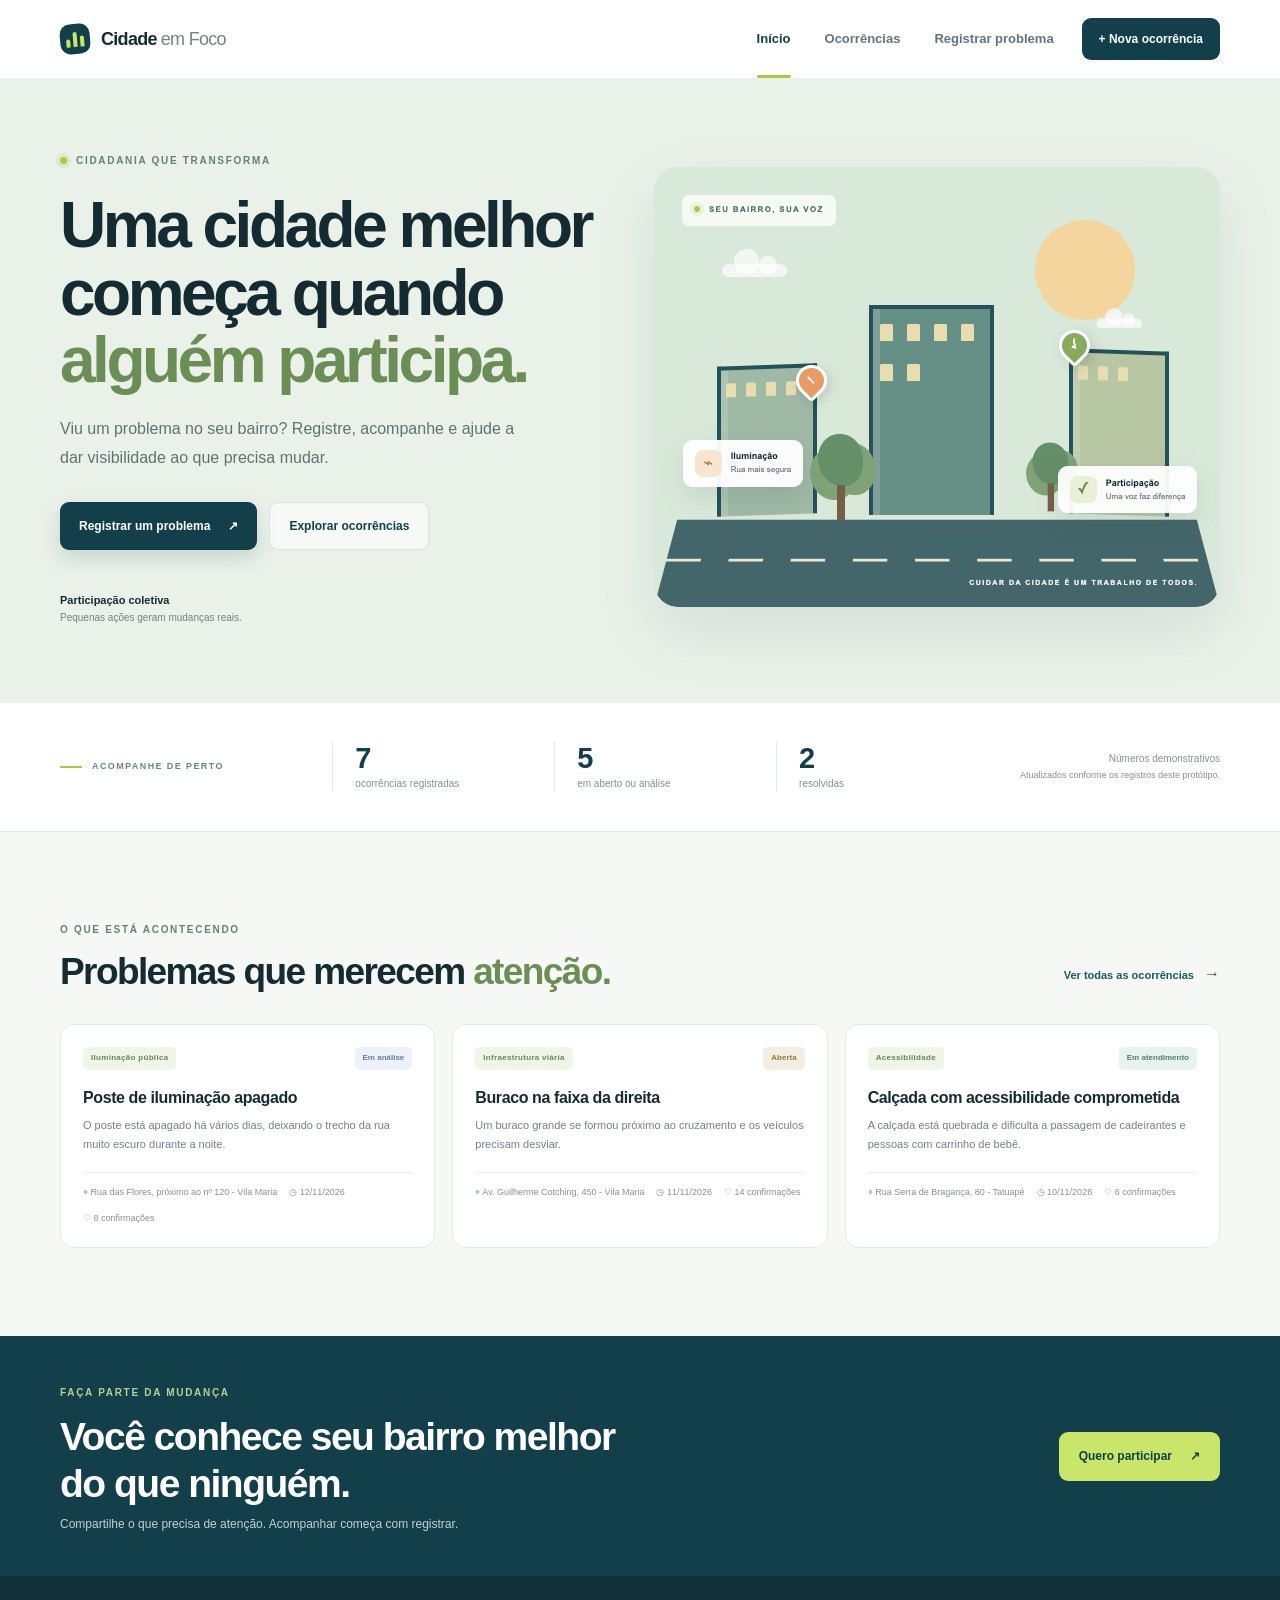
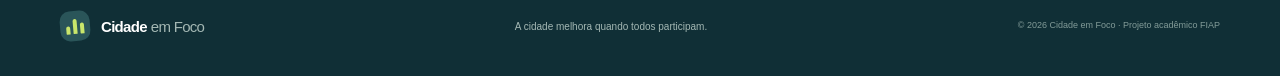
<file: index.html>
<!DOCTYPE html>
<html lang="pt-BR">
<head>
  <meta charset="UTF-8">
  <meta name="viewport" content="width=device-width, initial-scale=1.0">
  <meta name="description" content="Cidade em Foco — acompanhe problemas urbanos e participe da melhoria da sua cidade.">
  <title>Cidade em Foco | Sua cidade, em movimento</title>
  <link rel="stylesheet" href="css/style.css">
  <script src="js/data.js" defer></script>
  <script src="js/app.js" defer></script>
</head>
<body data-page="home">
  <a class="skip-link" href="#conteudo">Pular para o conteúdo</a>
  <header class="site-header">
    <div class="container nav-wrap">
      <a class="brand" href="index.html" aria-label="Cidade em Foco, página inicial">
        <span class="brand-mark" aria-hidden="true">
          <span></span>
          <span></span>
          <span></span>
        </span>
        <span>Cidade<span class="brand-light">em Foco</span></span>
      </a>
      <button class="menu-toggle" type="button" aria-label="Abrir menu" aria-expanded="false">☰</button>
      <nav class="main-nav" aria-label="Navegação principal">
        <a class="active" href="index.html">Início</a>
        <a href="ocorrencias.html">Ocorrências</a>
        <a href="registrar.html">Registrar problema</a>
      </nav>
      <a class="nav-cta" href="registrar.html">+ Nova ocorrência</a>
    </div>
  </header>

  <main id="conteudo">
    <section class="hero">
      <div class="container hero-grid">
        <div class="hero-copy">
          <span class="eyebrow"><span class="pulse-dot"></span> CIDADANIA QUE TRANSFORMA</span>
          <h1>Uma cidade melhor começa quando <em>alguém participa.</em></h1>
          <p>Viu um problema no seu bairro? Registre, acompanhe e ajude a dar visibilidade ao que precisa mudar.</p>
          <div class="hero-actions">
            <a class="button button-primary" href="registrar.html">Registrar um problema <span aria-hidden="true">↗</span></a>
            <a class="button button-ghost" href="ocorrencias.html">Explorar ocorrências</a>
          </div>
          <div class="hero-proof">
            <span><strong>Participação coletiva</strong><br>Pequenas ações geram mudanças reais.</span>
          </div>
        </div>
        <figure class="hero-art">
          <img src="img/hero-cidade.png" alt="Ilustração de uma cidade com prédios, árvores e uma rua, com os destaques Iluminação e Participação">
        </figure>
      </div>
    </section>

    <section class="stats-section">
      <div class="container stats-grid">
        <div class="section-kicker"><span class="kicker-line"></span> ACOMPANHE DE PERTO</div>
        <div class="stat-item">
          <strong id="stat-total">0</strong>
          <span>ocorrências registradas</span>
        </div>
        <div class="stat-item">
          <strong id="stat-open">0</strong>
          <span>em aberto ou análise</span>
        </div>
        <div class="stat-item">
          <strong id="stat-resolved">0</strong>
          <span>resolvidas</span>
        </div>
        <div class="stat-note">
          Números demonstrativos
          <br>
          <small>Atualizados conforme os registros deste protótipo.</small>
        </div>
      </div>
    </section>

    <section class="section container">
      <div class="section-heading">
        <div>
          <span class="eyebrow">O QUE ESTÁ ACONTECENDO</span>
          <h2>Problemas que merecem <em>atenção.</em></h2>
        </div>
        <a class="text-link" href="ocorrencias.html">Ver todas as ocorrências <span>→</span></a>
      </div>
      <div id="home-occurrences" class="occurrence-grid" aria-live="polite"></div>
    </section>

    <section class="participate-band">
      <div class="container participate-inner">
        <div>
          <span class="eyebrow eyebrow-light">FAÇA PARTE DA MUDANÇA</span>
          <h2>Você conhece seu bairro melhor do que ninguém.</h2>
          <p>Compartilhe o que precisa de atenção. Acompanhar começa com registrar.</p>
        </div>
        <a class="button button-light" href="registrar.html">Quero participar <span aria-hidden="true">↗</span></a>
      </div>
    </section>
  </main>

  <footer class="site-footer">
    <div class="container footer-inner">
      <a class="brand brand-footer" href="index.html">
        <span class="brand-mark" aria-hidden="true">
          <span></span>
          <span></span>
          <span></span>
        </span>
        <span>Cidade<span class="brand-light">em Foco</span></span>
      </a>
      <p>A cidade melhora quando todos participam.</p>
      <span class="footer-copy">© 2026 Cidade em Foco · Projeto acadêmico FIAP</span>
    </div>
  </footer>
</body>
</html>
</file>
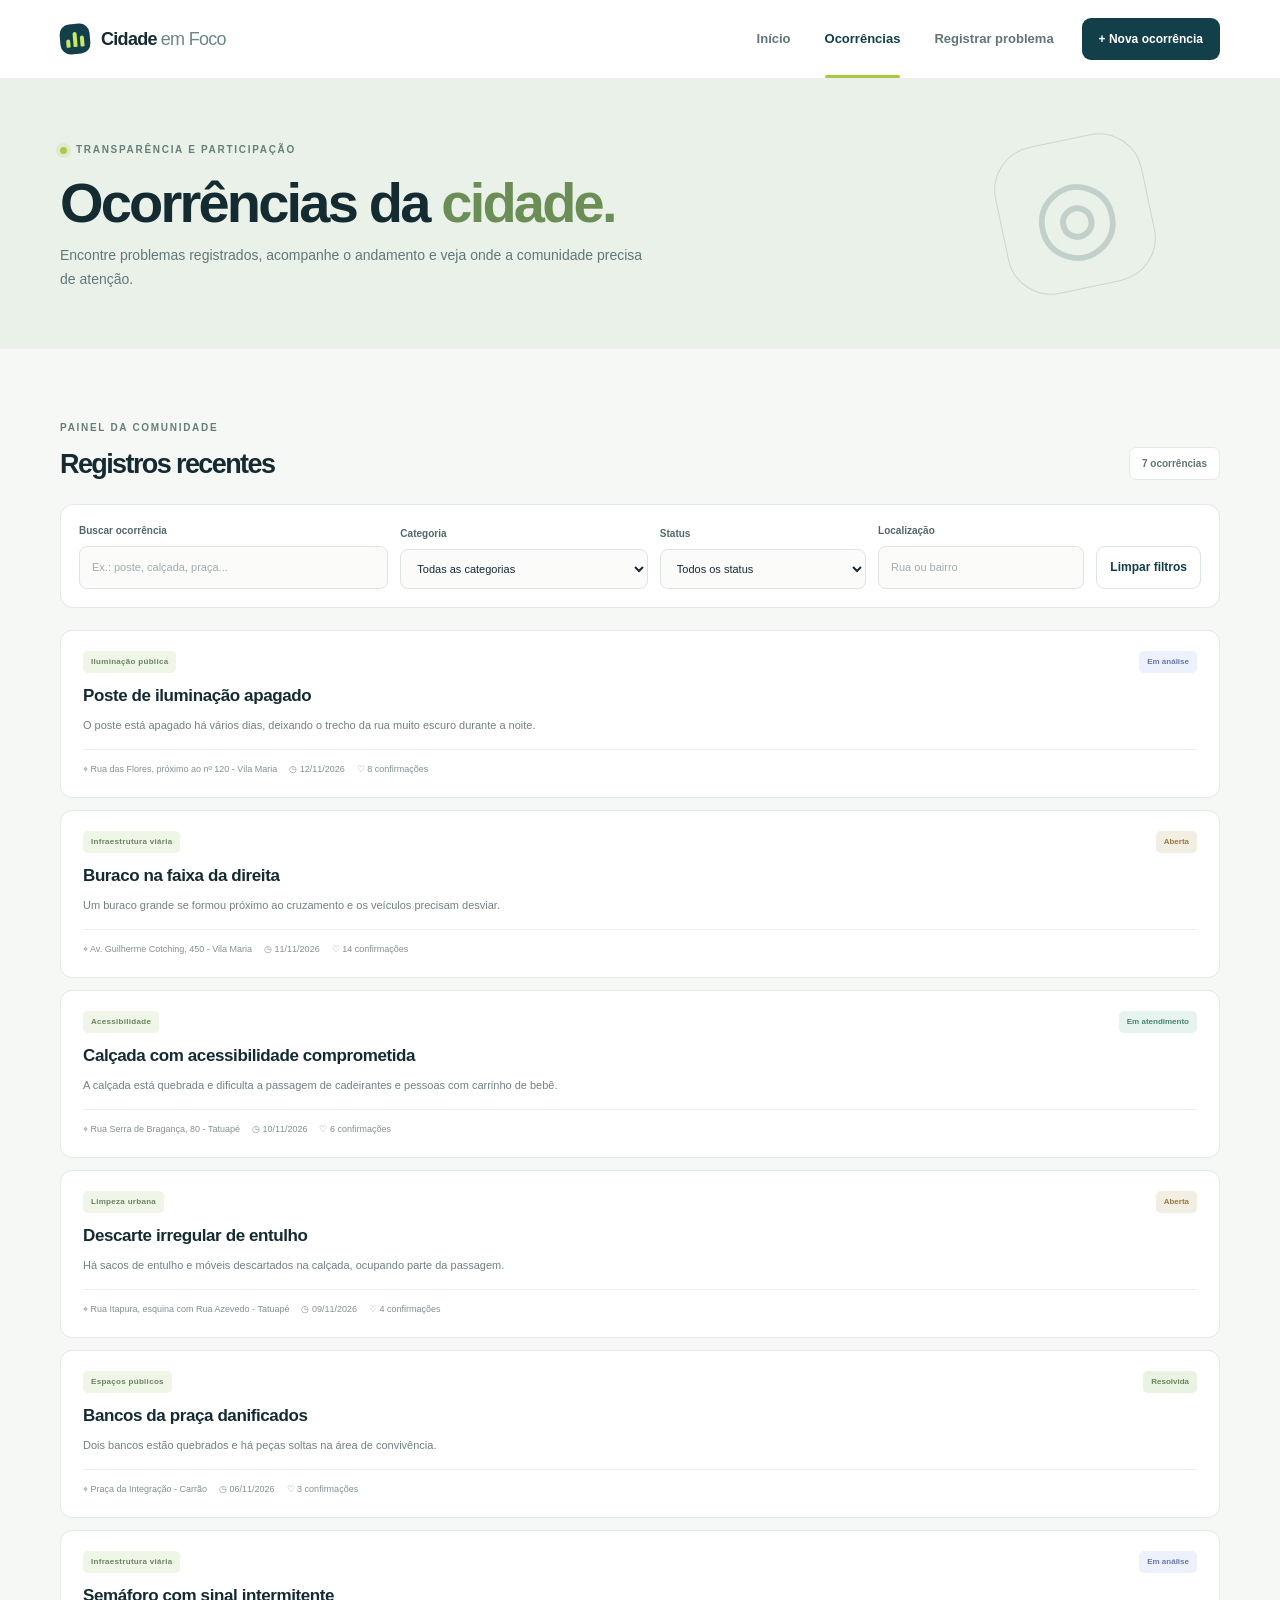
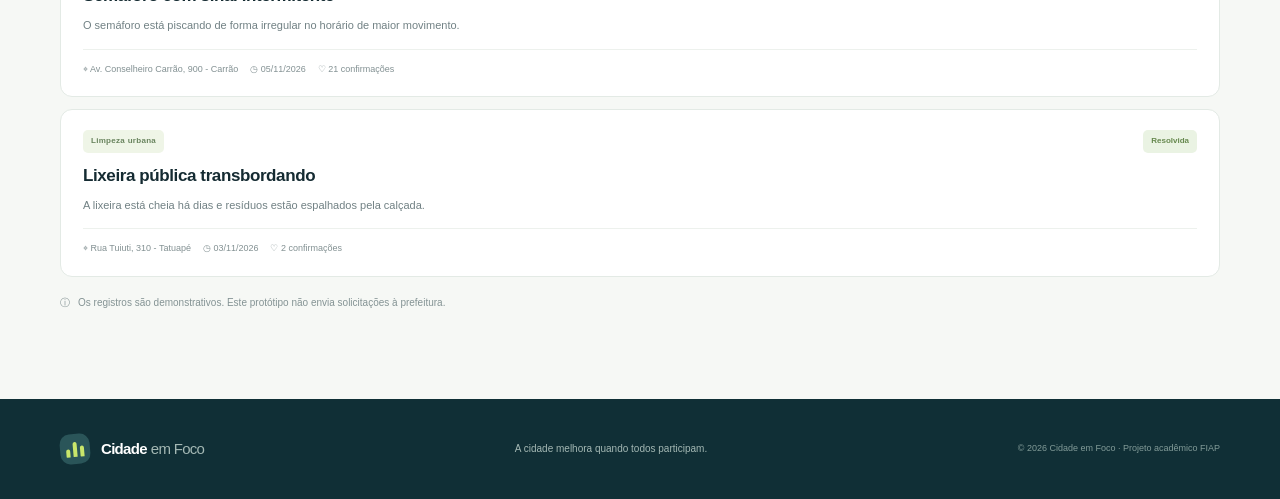
<file: ocorrencias.html>
<!DOCTYPE html>
<html lang="pt-BR">
<head>
  <meta charset="UTF-8">
  <meta name="viewport" content="width=device-width, initial-scale=1.0">
  <meta name="description" content="Consulte e filtre ocorrências urbanas registradas pela comunidade.">
  <title>Ocorrências | Cidade em Foco</title>
  <link rel="stylesheet" href="css/style.css">
  <script src="js/data.js" defer></script>
  <script src="js/app.js" defer></script>
</head>
<body data-page="occurrences">
  <a class="skip-link" href="#conteudo">Pular para o conteúdo</a>
  <header class="site-header">
    <div class="container nav-wrap">
      <a class="brand" href="index.html" aria-label="Cidade em Foco, página inicial">
        <span class="brand-mark" aria-hidden="true"><span></span><span></span><span></span></span>
        <span>Cidade<span class="brand-light">em Foco</span></span>
      </a>
      <button class="menu-toggle" type="button" aria-label="Abrir menu" aria-expanded="false">☰</button>
      <nav class="main-nav" aria-label="Navegação principal">
        <a href="index.html">Início</a>
        <a class="active" href="ocorrencias.html">Ocorrências</a>
        <a href="registrar.html">Registrar problema</a>
      </nav>
      <a class="nav-cta" href="registrar.html">+ Nova ocorrência</a>
    </div>
  </header>

  <main id="conteudo">
    <section class="page-hero">
      <div class="container page-hero-inner">
        <div>
          <span class="eyebrow"><span class="pulse-dot"></span> TRANSPARÊNCIA E PARTICIPAÇÃO</span>
          <h1>Ocorrências da <em>cidade.</em></h1>
          <p>Encontre problemas registrados, acompanhe o andamento e veja onde a comunidade precisa de atenção.</p>
        </div>
        <div class="page-hero-mark" aria-hidden="true">◎</div>
      </div>
    </section>

    <section class="container section occurrences-section">
      <div class="results-top">
        <div>
          <span class="eyebrow">PAINEL DA COMUNIDADE</span>
          <h2>Registros recentes</h2>
        </div>
        <span id="results-count" class="results-count">0 ocorrências</span>
      </div>
      <div class="filter-panel">
        <div class="filter-search">
          <label for="search-occurrence">Buscar ocorrência</label>
          <input id="search-occurrence" type="search" placeholder="Ex.: poste, calçada, praça...">
        </div>
        <div>
          <label for="filter-category">Categoria</label>
          <select id="filter-category">
            <option value="">Todas as categorias</option>
          </select>
        </div>
        <div>
          <label for="filter-status">Status</label>
          <select id="filter-status">
            <option value="">Todos os status</option>
            <option value="ABERTA">Aberta</option>
            <option value="EM_ANALISE">Em análise</option>
            <option value="EM_ATENDIMENTO">Em atendimento</option>
            <option value="RESOLVIDA">Resolvida</option>
          </select>
        </div>
        <div>
          <label for="filter-location">Localização</label>
          <input id="filter-location" type="text" placeholder="Rua ou bairro">
        </div>
        <button id="clear-filters" class="button button-outline filter-clear" type="button">Limpar filtros</button>
      </div>
      <div id="occurrence-list" class="occurrence-list" aria-live="polite"></div>
      <div id="empty-state" class="empty-state" hidden>
        <span>⌕</span>
        <h3>Nenhuma ocorrência encontrada</h3>
        <p>Tente alterar os filtros ou registre um novo problema.</p>
        <a class="button button-primary" href="registrar.html">Registrar ocorrência</a>
      </div>
      <p class="demo-note"><span>ⓘ</span> Os registros são demonstrativos. Este protótipo não envia solicitações à prefeitura.</p>
    </section>
  </main>

  <footer class="site-footer">
    <div class="container footer-inner">
      <a class="brand brand-footer" href="index.html">
        <span class="brand-mark" aria-hidden="true"><span></span><span></span><span></span></span>
        <span>Cidade<span class="brand-light">em Foco</span></span>
      </a>
      <p>A cidade melhora quando todos participam.</p>
      <span class="footer-copy">© 2026 Cidade em Foco · Projeto acadêmico FIAP</span>
    </div>
  </footer>
</body>
</html>
</file>
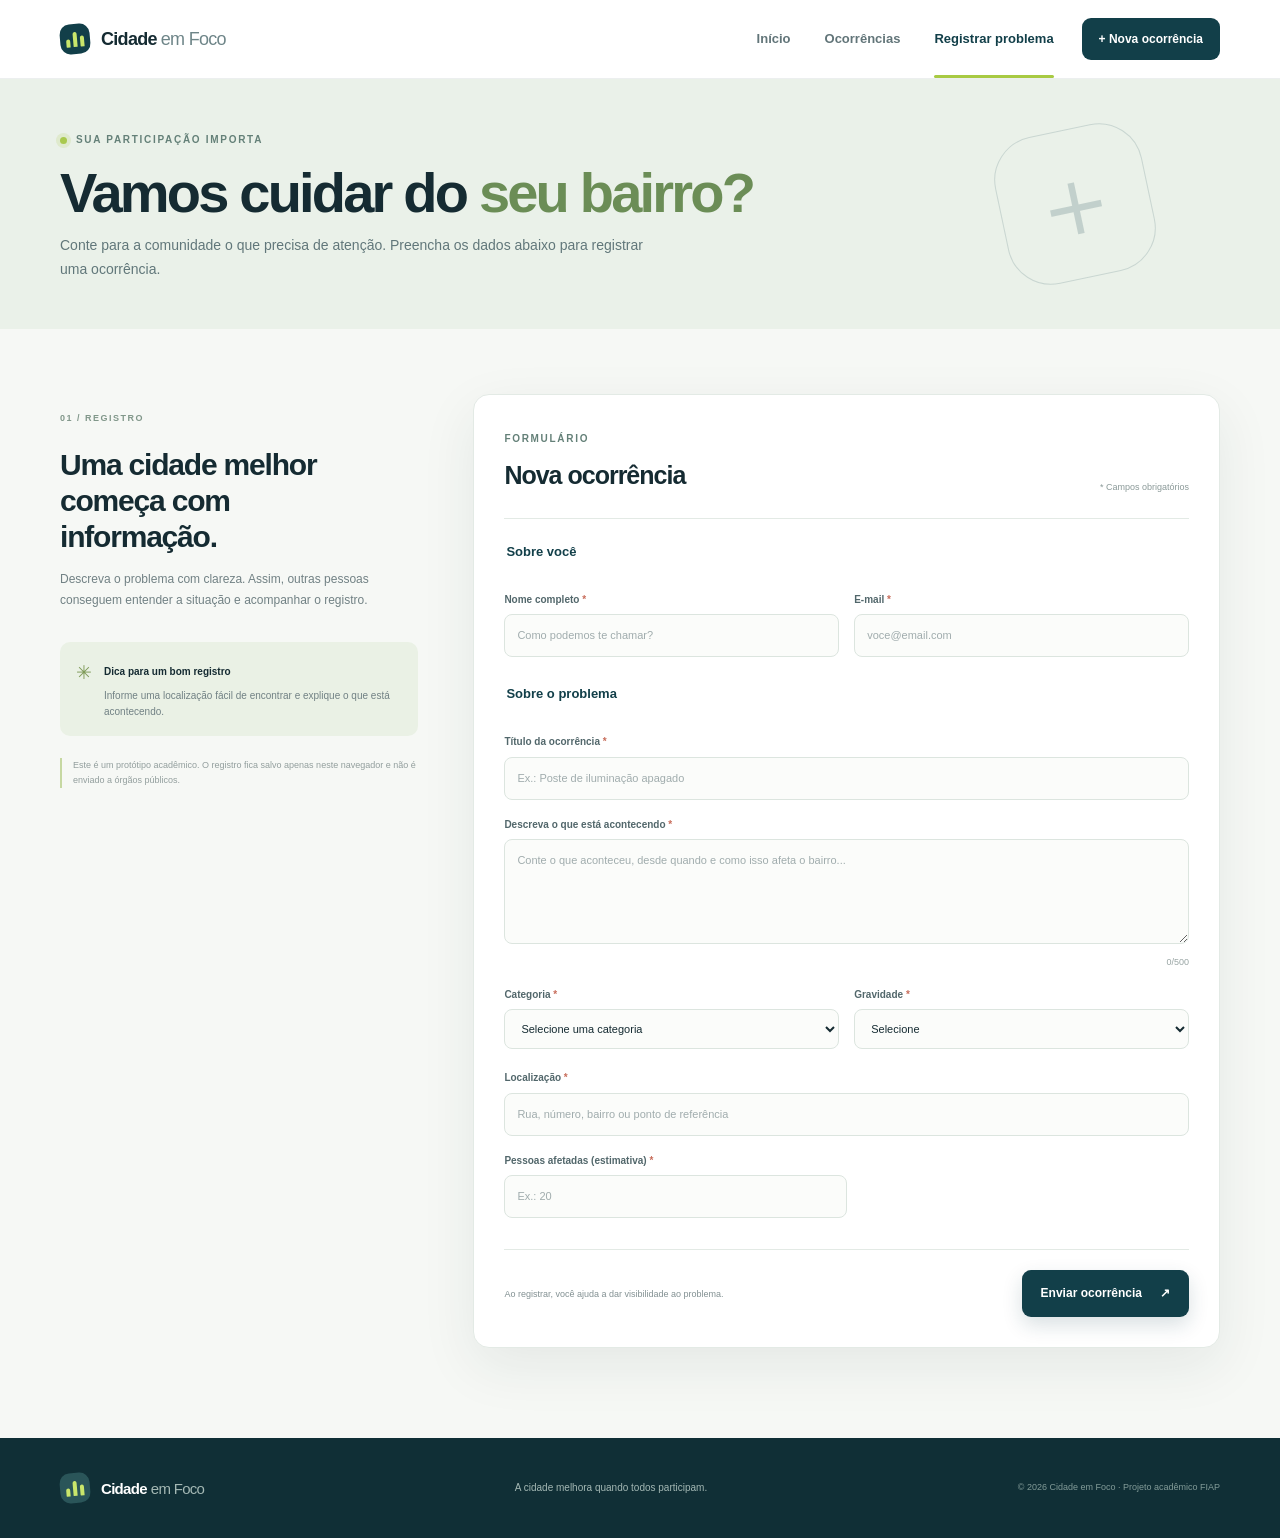
<file: registrar.html>
<!DOCTYPE html>
<html lang="pt-BR">
<head>
  <meta charset="UTF-8">
  <meta name="viewport" content="width=device-width, initial-scale=1.0">
  <meta name="description" content="Registre um problema urbano e ajude a melhorar sua cidade.">
  <title>Registrar ocorrência | Cidade em Foco</title>
  <link rel="stylesheet" href="css/style.css">
  <script src="js/data.js" defer></script>
  <script src="js/app.js" defer></script>
</head>
<body data-page="register">
  <a class="skip-link" href="#conteudo">Pular para o conteúdo</a>
  <header class="site-header">
    <div class="container nav-wrap">
      <a class="brand" href="index.html" aria-label="Cidade em Foco, página inicial">
        <span class="brand-mark" aria-hidden="true"><span></span><span></span><span></span></span>
        <span>Cidade<span class="brand-light">em Foco</span></span>
      </a>
      <button class="menu-toggle" type="button" aria-label="Abrir menu" aria-expanded="false">☰</button>
      <nav class="main-nav" aria-label="Navegação principal">
        <a href="index.html">Início</a>
        <a href="ocorrencias.html">Ocorrências</a>
        <a class="active" href="registrar.html">Registrar problema</a>
      </nav>
      <a class="nav-cta" href="registrar.html">+ Nova ocorrência</a>
    </div>
  </header>

  <main id="conteudo">
    <section class="page-hero register-hero">
      <div class="container page-hero-inner">
        <div>
          <span class="eyebrow"><span class="pulse-dot"></span> SUA PARTICIPAÇÃO IMPORTA</span>
          <h1>Vamos cuidar do <em>seu bairro?</em></h1>
          <p>Conte para a comunidade o que precisa de atenção. Preencha os dados abaixo para registrar uma ocorrência.</p>
        </div>
        <div class="page-hero-mark" aria-hidden="true">＋</div>
      </div>
    </section>

    <section class="container form-layout section">
      <aside class="form-aside">
        <span class="aside-number">01 / REGISTRO</span>
        <h2>Uma cidade melhor começa com informação.</h2>
        <p>Descreva o problema com clareza. Assim, outras pessoas conseguem entender a situação e acompanhar o registro.</p>
        <div class="aside-tip">
          <span>✳</span>
          <div>
            <strong>Dica para um bom registro</strong>
            <p>Informe uma localização fácil de encontrar e explique o que está acontecendo.</p>
          </div>
        </div>
        <div class="aside-disclaimer">Este é um protótipo acadêmico. O registro fica salvo apenas neste navegador e não é enviado a órgãos públicos.</div>
      </aside>

      <div class="form-card">
        <div class="form-card-heading">
          <div>
            <span class="eyebrow">FORMULÁRIO</span>
            <h2>Nova ocorrência</h2>
          </div>
          <span class="required-note">* Campos obrigatórios</span>
        </div>
        <div id="form-feedback" class="form-feedback" role="status" aria-live="polite" hidden></div>
        <form id="occurrence-form" novalidate>
          <fieldset>
            <legend>Sobre você</legend>
            <div class="form-grid">
              <div class="field">
                <label for="citizen-name">Nome completo <span>*</span></label>
                <input id="citizen-name" name="citizenName" type="text" autocomplete="name" required minlength="3" placeholder="Como podemos te chamar?">
                <small class="field-error" id="error-citizen-name"></small>
              </div>
              <div class="field">
                <label for="citizen-email">E-mail <span>*</span></label>
                <input id="citizen-email" name="citizenEmail" type="email" autocomplete="email" required placeholder="voce@email.com">
                <small class="field-error" id="error-citizen-email"></small>
              </div>
            </div>
          </fieldset>
          <fieldset>
            <legend>Sobre o problema</legend>
            <div class="field">
              <label for="title">Título da ocorrência <span>*</span></label>
              <input id="title" name="title" type="text" required minlength="5" maxlength="70" placeholder="Ex.: Poste de iluminação apagado">
              <small class="field-error" id="error-title"></small>
            </div>
            <div class="field">
              <label for="description">Descreva o que está acontecendo <span>*</span></label>
              <textarea id="description" name="description" rows="4" required minlength="15" maxlength="500" placeholder="Conte o que aconteceu, desde quando e como isso afeta o bairro..."></textarea>
              <div class="field-meta"><small class="field-error" id="error-description"></small><small id="description-counter">0/500</small></div>
            </div>
            <div class="form-grid">
              <div class="field">
                <label for="category">Categoria <span>*</span></label>
                <select id="category" name="category" required>
                  <option value="">Selecione uma categoria</option>
                </select>
                <small class="field-error" id="error-category"></small>
              </div>
              <div class="field">
                <label for="severity">Gravidade <span>*</span></label>
                <select id="severity" name="severity" required>
                  <option value="">Selecione</option>
                  <option value="1">Baixa</option>
                  <option value="2">Média</option>
                  <option value="3">Alta</option>
                </select>
                <small class="field-error" id="error-severity"></small>
              </div>
            </div>
            <div class="field">
              <label for="location">Localização <span>*</span></label>
              <input id="location" name="location" type="text" required maxlength="180" placeholder="Rua, número, bairro ou ponto de referência">
              <small class="field-error" id="error-location"></small>
            </div>
            <div class="field field-short">
              <label for="people">Pessoas afetadas (estimativa) <span>*</span></label>
              <input id="people" name="people" type="number" min="1" max="100000" required placeholder="Ex.: 20">
              <small class="field-error" id="error-people"></small>
            </div>
          </fieldset>
          <div class="form-actions">
            <p>Ao registrar, você ajuda a dar visibilidade ao problema.</p>
            <button class="button button-primary" type="submit">Enviar ocorrência <span aria-hidden="true">↗</span></button>
          </div>
        </form>
      </div>
    </section>
  </main>

  <footer class="site-footer">
    <div class="container footer-inner">
      <a class="brand brand-footer" href="index.html">
        <span class="brand-mark" aria-hidden="true"><span></span><span></span><span></span></span>
        <span>Cidade<span class="brand-light">em Foco</span></span>
      </a>
      <p>A cidade melhora quando todos participam.</p>
      <span class="footer-copy">© 2026 Cidade em Foco · Projeto acadêmico FIAP</span>
    </div>
  </footer>
</body>
</html>
</file>
<file: css/style.css>
:root {
  --ink: #152b32;
  --ink-soft: #52666b;
  --muted: #718287;
  --paper: #f6f8f5;
  --white: #ffffff;
  --line: #e3eae5;
  --teal: #123f49;
  --teal-2: #1d5960;
  --lime: #c9e66b;
  --lime-dark: #a8ca43;
  --orange: #f1a36b;
  --red: #c85b50;
  --shadow: 0 18px 55px rgba(22, 53, 56, .08);
  --radius: 18px;
}
* {
  box-sizing: border-box;
}
html {
  scroll-behavior: smooth;
}
body {
  margin: 0;
  background: var(--paper);
  color: var(--ink);
  font-family: "Segoe UI", Arial, sans-serif;
  line-height: 1.55;
}
a {
  color: inherit;
  text-decoration: none;
}
button, input, select, textarea {
  font: inherit;
}
button, a, input, select, textarea {
  -webkit-tap-highlight-color: transparent;
}
.container {
  width: min(1160px, calc(100% - 48px));
  margin: 0 auto;
}
.skip-link {
  position: absolute;
  left: -999px;
  top: 10px;
  z-index: 100;
  padding: 10px 14px;
  background: var(--lime);
  color: var(--ink);
  border-radius: 8px;
}
.skip-link:focus {
  left: 10px;
}
.site-header {
  position: sticky;
  top: 0;
  z-index: 20;
  background: rgba(255,255,255,.94);
  backdrop-filter: blur(14px);
  border-bottom: 1px solid rgba(20,55,60,.08);
}
.nav-wrap {
  height: 78px;
  display: flex;
  align-items: center;
  justify-content: space-between;
  gap: 28px;
}
.brand {
  display: inline-flex;
  align-items: center;
  gap: 11px;
  font: 800 18px "Segoe UI", Arial, sans-serif;
  letter-spacing: -.7px;
  white-space: nowrap;
}
.brand-light {
  color: #6e8588;
  font-weight: 500;
  margin-left: 4px;
}
.brand-mark {
  width: 30px;
  height: 30px;
  border-radius: 10px;
  background: var(--teal);
  display: flex;
  align-items: end;
  justify-content: center;
  gap: 3px;
  padding: 7px 6px;
  transform: rotate(-5deg);
}
.brand-mark span {
  display: block;
  width: 4px;
  border-radius: 4px 4px 1px 1px;
  background: var(--lime);
}
.brand-mark span:nth-child(1) {
  height: 8px;
}
.brand-mark span:nth-child(2) {
  height: 15px;
}
.brand-mark span:nth-child(3) {
  height: 11px;
}
.main-nav {
  display: flex;
  align-items: center;
  gap: 34px;
  margin-left: auto;
}
.main-nav a {
  color: #627579;
  font-size: 13px;
  font-weight: 700;
  transition: color .2s;
}
.main-nav a:hover, .main-nav a.active {
  color: var(--teal);
}
.main-nav a.active {
  position: relative;
}
.main-nav a.active::after {
  content: "";
  position: absolute;
  height: 3px;
  border-radius: 4px;
  background: var(--lime-dark);
  left: 0;
  right: 0;
  bottom: -29px;
}
.nav-cta {
  background: var(--teal);
  color: white;
  padding: 12px 17px;
  border-radius: 9px;
  font-size: 12px;
  font-weight: 700;
  transition: transform .2s, background .2s;
}
.nav-cta:hover {
  background: var(--teal-2);
  transform: translateY(-2px);
}
.menu-toggle {
  display: none;
  border: 0;
  background: transparent;
  color: var(--teal);
  font-size: 25px;
  cursor: pointer;
}
.hero {
  overflow: hidden;
  background: #eaf1e9;
}
.hero-grid {
  min-height: 570px;
  display: grid;
  grid-template-columns: 1fr 1.02fr;
  align-items: center;
  gap: 40px;
  padding-top: 40px;
  padding-bottom: 48px;
}
.hero-copy {
  padding: 28px 0 30px;
  position: relative;
  z-index: 2;
}
.eyebrow {
  display: inline-flex;
  align-items: center;
  gap: 9px;
  color: #648078;
  font-size: 10px;
  font-weight: 800;
  letter-spacing: 1.7px;
}
.pulse-dot {
  display: inline-block;
  width: 7px;
  height: 7px;
  border-radius: 50%;
  background: #a9c94e;
  box-shadow: 0 0 0 4px rgba(169,201,78,.18);
}
h1, h2, h3, p {
  margin-top: 0;
}
h1, h2, h3 {
  font-family: "Segoe UI", Arial, sans-serif;
}
.hero h1 {
  max-width: 590px;
  margin: 20px 0 20px;
  font-size: clamp(42px, 5vw, 66px);
  line-height: 1.06;
  letter-spacing: -3.5px;
  font-weight: 800;
}
h1 em, h2 em {
  color: #6b8d56;
  font-style: normal;
}
.hero-copy > p {
  max-width: 480px;
  color: #5d7375;
  font-size: 16px;
  line-height: 1.8;
}
.hero-actions {
  display: flex;
  flex-wrap: wrap;
  gap: 12px;
  margin-top: 29px;
}
.button {
  display: inline-flex;
  justify-content: center;
  align-items: center;
  gap: 18px;
  border: 0;
  border-radius: 9px;
  padding: 14px 19px;
  font-size: 12px;
  font-weight: 700;
  cursor: pointer;
  transition: transform .2s, box-shadow .2s, background .2s;
}
.button:hover {
  transform: translateY(-2px);
}
.button-primary {
  color: white;
  background: var(--teal);
  box-shadow: 0 8px 20px rgba(18,63,73,.16);
}
.button-primary:hover {
  background: #20545c;
  box-shadow: 0 12px 24px rgba(18,63,73,.2);
}
.button-ghost {
  color: var(--teal);
  background: rgba(255,255,255,.56);
  border: 1px solid rgba(18,63,73,.12);
}
.hero-proof {
  display: flex;
  align-items: center;
  gap: 14px;
  margin-top: 42px;
  color: #718386;
  font-size: 10px;
  line-height: 1.55;
}
.hero-proof strong {
  color: var(--ink);
  font-size: 11px;
}
.hero-art {
  margin: 0;
  border-radius: 24px;
  overflow: hidden;
  background: #d8e8d8;
  box-shadow: 0 24px 60px rgba(34,75,66,.1);
}
.hero-art img {
  display: block;
  width: 100%;
  height: auto;
}
.stats-section {
  background: white;
  border-bottom: 1px solid var(--line);
}
.stats-grid {
  min-height: 128px;
  display: grid;
  grid-template-columns: 1.25fr 1fr 1fr 1fr 1.1fr;
  align-items: center;
  gap: 20px;
}
.section-kicker {
  display: flex;
  align-items: center;
  gap: 10px;
  color: #6c8282;
  font-size: 9px;
  font-weight: 800;
  letter-spacing: 1.4px;
}
.kicker-line {
  width: 22px;
  height: 2px;
  background: var(--lime-dark);
}
.stat-item {
  display: flex;
  flex-direction: column;
  gap: 1px;
  border-left: 1px solid var(--line);
  padding-left: 22px;
}
.stat-item strong {
  font: 800 29px "Segoe UI", Arial, sans-serif;
  letter-spacing: -1.5px;
  color: var(--teal);
}
.stat-item span {
  color: #829092;
  font-size: 10px;
}
.stat-note {
  color: #829092;
  font-size: 10px;
  line-height: 1.6;
  text-align: right;
}
.stat-note small {
  font-size: 9px;
}
.section {
  padding-top: 84px;
  padding-bottom: 88px;
}
.section-heading, .results-top {
  display: flex;
  align-items: end;
  justify-content: space-between;
  gap: 20px;
  margin-bottom: 30px;
}
.section-heading h2, .results-top h2 {
  margin: 9px 0 0;
  font-size: clamp(27px, 3vw, 37px);
  letter-spacing: -1.6px;
  line-height: 1.2;
}
.text-link {
  color: var(--teal-2);
  font-size: 11px;
  font-weight: 800;
  padding-bottom: 7px;
}
.text-link span {
  margin-left: 7px;
  font-size: 16px;
}
.occurrence-grid {
  display: grid;
  grid-template-columns: repeat(3, 1fr);
  gap: 17px;
}
.occurrence-card {
  min-width: 0;
  padding: 22px;
  border: 1px solid var(--line);
  border-radius: 14px;
  background: white;
  transition: transform .2s, box-shadow .2s;
}
.occurrence-card:hover {
  transform: translateY(-4px);
  box-shadow: var(--shadow);
}
.occurrence-card-top {
  display: flex;
  align-items: center;
  justify-content: space-between;
  flex-wrap: wrap;
  gap: 7px;
}
.category-tag {
  color: #68835d;
  background: #eff5e7;
  border-radius: 5px;
  padding: 5px 8px;
  font-size: 8px;
  font-weight: 800;
  letter-spacing: .3px;
}
.status-tag {
  border-radius: 5px;
  padding: 5px 8px;
  font-size: 8px;
  font-weight: 800;
  background: #f2eee3;
  color: #99783c;
}
.status-em-analise {
  background: #edf1fb;
  color: #6678aa;
}
.status-em-atendimento {
  background: #e7f3ef;
  color: #49836f;
}
.status-resolvida {
  background: #eaf3e3;
  color: #66884e;
}
.occurrence-card h3, .occurrence-row h3 {
  margin: 17px 0 8px;
  font-size: 16px;
  line-height: 1.35;
  letter-spacing: -.4px;
}
.occurrence-description {
  color: #718184;
  font-size: 11px;
  line-height: 1.7;
  margin-bottom: 18px;
}
.occurrence-meta {
  display: flex;
  flex-wrap: wrap;
  gap: 12px;
  border-top: 1px solid #edf1ed;
  padding-top: 13px;
  color: #829092;
  font-size: 9px;
}
.participate-band {
  background: var(--teal);
  color: white;
}
.participate-inner {
  min-height: 240px;
  display: flex;
  align-items: center;
  justify-content: space-between;
  gap: 35px;
  padding-top: 40px;
  padding-bottom: 40px;
}
.eyebrow-light {
  color: #b8cf9d;
}
.participate-inner h2 {
  max-width: 600px;
  margin: 10px 0 8px;
  font-size: clamp(26px, 3.4vw, 39px);
  letter-spacing: -1.5px;
  line-height: 1.2;
}
.participate-inner p {
  color: #c1d2d0;
  font-size: 12px;
  margin: 0;
}
.button-light {
  flex: 0 0 auto;
  color: var(--teal);
  background: var(--lime);
  padding: 15px 20px;
}
.button-light:hover {
  background: #d6ef81;
}
.site-footer {
  background: #102f36;
  color: #c5d3d0;
}
.footer-inner {
  min-height: 100px;
  display: flex;
  align-items: center;
  justify-content: space-between;
  gap: 22px;
}
.brand-footer {
  color: white;
  font-size: 15px;
}
.brand-footer .brand-light {
  color: #a4b8b4;
}
.brand-footer .brand-mark {
  background: #2a5559;
}
.footer-inner p {
  margin: 0;
  color: #a4b8b4;
  font-size: 10px;
}
.footer-copy {
  color: #829b98;
  font-size: 9px;
}
.page-hero {
  background: #eaf1e9;
  overflow: hidden;
}
.page-hero-inner {
  min-height: 270px;
  display: flex;
  align-items: center;
  justify-content: space-between;
  position: relative;
}
.page-hero h1 {
  margin: 12px 0 10px;
  font-size: clamp(39px, 5vw, 56px);
  letter-spacing: -2.8px;
  line-height: 1.08;
}
.page-hero p {
  max-width: 600px;
  margin: 0;
  color: #61777a;
  font-size: 14px;
  line-height: 1.7;
}
.page-hero-mark {
  position: absolute;
  right: 6%;
  top: 50%;
  transform: translateY(-50%) rotate(-12deg);
  display: grid;
  place-items: center;
  width: 150px;
  height: 150px;
  border: 1px solid rgba(18,63,73,.15);
  border-radius: 44px;
  color: rgba(18,63,73,.18);
  font: 100px "Segoe UI", Arial, sans-serif;
}
.occurrences-section {
  padding-top: 65px;
}
.results-top {
  align-items: end;
  margin-bottom: 24px;
}
.results-top h2 {
  font-size: 27px;
}
.results-count {
  padding: 8px 12px;
  border-radius: 7px;
  background: white;
  color: #607477;
  font-size: 10px;
  font-weight: 700;
  border: 1px solid var(--line);
}
.filter-panel {
  display: grid;
  grid-template-columns: 1.5fr 1.2fr 1fr 1fr auto;
  gap: 12px;
  align-items: end;
  padding: 18px;
  background: white;
  border: 1px solid var(--line);
  border-radius: 13px;
  margin-bottom: 22px;
}
label {
  display: block;
  margin-bottom: 7px;
  color: #52676b;
  font-size: 10px;
  font-weight: 800;
}
input, select, textarea {
  width: 100%;
  border: 1px solid #dce5df;
  border-radius: 8px;
  outline: none;
  background: #fbfcfa;
  color: var(--ink);
  padding: 12px 12px;
  font-size: 11px;
  transition: border .2s, box-shadow .2s, background .2s;
}
input::placeholder, textarea::placeholder {
  color: #a0acad;
}
input:focus, select:focus, textarea:focus {
  border-color: #7b9b75;
  background: white;
  box-shadow: 0 0 0 3px rgba(169,201,78,.17);
}
.button-outline {
  color: var(--teal);
  background: white;
  border: 1px solid #dce5df;
  padding: 11px 13px;
  white-space: nowrap;
}
.occurrence-list {
  display: grid;
  gap: 12px;
}
.occurrence-row {
  display: grid;
  grid-template-columns: 1fr;
  gap: 0;
  padding: 20px 22px;
  background: white;
  border: 1px solid var(--line);
  border-radius: 12px;
}
.occurrence-row h3 {
  margin-top: 12px;
  font-size: 17px;
}
.occurrence-row .occurrence-description {
  max-width: 850px;
  margin-bottom: 14px;
}
.empty-state {
  text-align: center;
  padding: 55px 20px;
  background: white;
  border: 1px dashed #cbd8d0;
  border-radius: 14px;
}
.empty-state[hidden] {
  display: none;
}
.empty-state > span {
  color: #8ca36a;
  font-size: 38px;
}
.empty-state h3 {
  margin: 7px 0;
}
.empty-state p {
  color: var(--muted);
  font-size: 12px;
}
.demo-note {
  display: flex;
  gap: 8px;
  align-items: center;
  margin: 18px 0 0;
  color: #849394;
  font-size: 10px;
}
.register-hero .page-hero-inner {
  min-height: 250px;
}
.form-layout {
  display: grid;
  grid-template-columns: .72fr 1.5fr;
  align-items: start;
  gap: 55px;
  padding-top: 65px;
  padding-bottom: 90px;
}
.form-aside {
  position: sticky;
  top: 115px;
  padding-top: 10px;
}
.aside-number {
  color: #81978a;
  font-size: 9px;
  font-weight: 800;
  letter-spacing: 1.5px;
}
.form-aside h2 {
  max-width: 300px;
  margin: 18px 0 14px;
  font-size: 30px;
  letter-spacing: -1.2px;
  line-height: 1.2;
}
.form-aside > p {
  color: #718184;
  font-size: 12px;
  line-height: 1.8;
}
.aside-tip {
  display: flex;
  gap: 12px;
  margin-top: 30px;
  padding: 16px;
  border-radius: 10px;
  background: #eaf1e5;
}
.aside-tip > span {
  color: #7e9a58;
  font-size: 19px;
}
.aside-tip strong {
  font-size: 10px;
}
.aside-tip p {
  margin: 5px 0 0;
  color: #718184;
  font-size: 10px;
  line-height: 1.6;
}
.aside-disclaimer {
  margin-top: 22px;
  color: #929e9d;
  font-size: 9px;
  line-height: 1.7;
  border-left: 2px solid #c6d8a2;
  padding-left: 11px;
}
.form-card {
  padding: 30px;
  border: 1px solid var(--line);
  border-radius: 16px;
  background: white;
  box-shadow: var(--shadow);
}
.form-card-heading {
  display: flex;
  align-items: end;
  justify-content: space-between;
  gap: 15px;
  padding-bottom: 23px;
  border-bottom: 1px solid var(--line);
}
.form-card-heading h2 {
  margin: 6px 0 0;
  font-size: 25px;
  letter-spacing: -1px;
}
.required-note {
  color: #8a9998;
  font-size: 9px;
}
fieldset {
  border: 0;
  margin: 25px 0 0;
  padding: 0;
}

legend {
  margin-bottom: 16px;
  color: var(--teal);
  font: 800 13px "Segoe UI", Arial, sans-serif;
}
.form-grid {
  display: grid;
  grid-template-columns: 1fr 1fr;
  gap: 15px;
}
.field  {
  margin-top: 17px;
}
.field label span {
  color: #c86d5b;
}
.field textarea {
  resize: vertical;
  min-height: 105px;
  line-height: 1.6;
}
.field-short {
  max-width: 50%;
}
.field-error {
  display: block;
  min-height: 0;
  margin-top: 4px;
  color: #b64f47;
  font-size: 9px;
}
.field-meta {
  display: flex;
  justify-content: space-between;
  gap: 10px;
}
.field-meta > small:last-child {
  color: #98a4a3;
  font-size: 9px;
  margin-top: 4px;
}
[aria-invalid="true"] {
  border-color: #c85b50;
  background: #fffafa;
}
.form-actions {
  display: flex;
  align-items: center;
  justify-content: space-between;
  gap: 18px;
  margin-top: 27px;
  padding-top: 20px;
  border-top: 1px solid var(--line);
}
.form-actions p {
  margin: 0;
  max-width: 260px;
  color: #829092;
  font-size: 9px;
  line-height: 1.6;
}
.form-feedback {
  margin-top: 18px;
  padding: 12px 14px;
  border-radius: 8px;
  font-size: 11px;
  line-height: 1.5;
}
.form-feedback[hidden] {
  display: none;
}
.feedback-error {
  background: #fff0ed;
  color: #a64c43;
  border: 1px solid #f2d0ca;
}
.feedback-success {
  background: #eff6e7;
  color: #4e713b;
  border: 1px solid #d7e8c7;
}
@media (max-width: 980px) {
  .hero-grid {
    grid-template-columns: 1fr 1fr;
    gap: 24px;
  }
  .hero h1 {
    font-size: 50px;
  }
  .stats-grid {
    grid-template-columns: repeat(3, 1fr);
    padding-top: 24px;
    padding-bottom: 24px;
  }
  .section-kicker {
    grid-column: 1/-1;
  }
  .stat-note {
    display: none;
  }
  .filter-panel {
    grid-template-columns: repeat(2, 1fr);
  }
  .filter-search {
    grid-column: 1/-1;
  }
  .filter-clear {
    align-self: end;
  }
  .form-layout {
    gap: 30px;
    grid-template-columns: .65fr 1.35fr;
  }
}
@media (max-width: 700px) {
  .container {
    width: min(100% - 32px, 560px);
  }
  .nav-wrap {
    height: 68px;
    gap: 12px;
  }
  .brand {
    font-size: 16px;
  }
  .brand-mark {
    width: 28px;
    height: 28px;
  }
  .menu-toggle {
    display: block;
    margin-left: auto;
  }
  .nav-cta {
    display: none;
  }
  .main-nav {
    display: none;
    position: absolute;
    top: 68px;
    left: 0;
    right: 0;
    padding: 17px 22px 21px;
    background: white;
    border-bottom: 1px solid var(--line);
    box-shadow: 0 14px 20px rgba(20,50,50,.08);
    flex-direction: column;
    align-items: stretch;
    gap: 0;
  }
  .main-nav.menu-open {
    display: flex;
  }
  .main-nav a {
    padding: 12px 0;
  }
  .main-nav a.active::after {
    display: none;
  }
  .hero-grid {
    display: flex;
    flex-direction: column;
    align-items: stretch;
    padding-top: 40px;
    gap: 25px;
  }
  .hero-copy {
    padding: 5px 0 0;
  }
  .hero h1 {
    font-size: clamp(42px, 12vw, 58px);
    letter-spacing: -2.7px;
  }
  .hero-copy > p {
    font-size: 14px;
  }
  .hero-proof {
    margin-top: 27px;
  }
  .hero-art {
    width: 100%;
  }
  .stats-grid {
    grid-template-columns: repeat(3, 1fr);
    gap: 12px;
  }
  .stat-item {
    padding-left: 10px;
  }
  .stat-item strong {
    font-size: 24px;
  }
  .stat-item span {
    font-size: 8px;
  }
  .section {
    padding-top: 60px;
    padding-bottom: 60px;
  }
  .section-heading {
    align-items: start;
    flex-direction: column;
  }
  .section-heading h2 {
    font-size: 30px;
  }
  .occurrence-grid {
    grid-template-columns: 1fr;
  }
  .participate-inner {
    align-items: start;
    flex-direction: column;
    gap: 22px;
  }
  .participate-inner h2 {
    font-size: 30px;
  }
  .footer-inner {
    padding-top: 25px;
    padding-bottom: 25px;
    align-items: start;
    flex-direction: column;
    gap: 10px;
  }
  .footer-copy {
    margin-top: 5px;
  }
  .page-hero-inner {
    min-height: 245px;
  }
  .page-hero h1 {
    font-size: 42px;
  }
  .page-hero p {
    max-width: 85%;
    font-size: 12px;
  }
  .page-hero-mark {
    right: -25px;
    width: 110px;
    height: 110px;
    font-size: 75px;
    opacity: .7;
  }
  .occurrences-section {
    padding-top: 48px;
  }
  .results-top {
    align-items: start;
    flex-direction: column;
    gap: 12px;
  }
  .filter-panel {
    grid-template-columns: 1fr 1fr;
    padding: 14px;
  }
  .filter-search {
    grid-column: 1/-1;
  }
  .filter-clear {
    grid-column: 1/-1;
  }
  .form-layout {
    display: flex;
    flex-direction: column;
    gap: 28px;
    padding-top: 42px;
    padding-bottom: 60px;
  }
  .form-aside {
    position: static;
  }
  .form-aside h2 {
    max-width: 450px;
    font-size: 26px;
  }
  .aside-tip, .aside-disclaimer {
    display: none;
  }
  .form-card {
    width: 100%;
    padding: 21px 17px;
  }
  .form-card-heading {
    align-items: start;
    flex-direction: column;
    gap: 7px;
  }
  .form-grid {
    grid-template-columns: 1fr;
    gap: 16px;
  }

  .field-short {
    max-width: 100%;
  }
  .form-actions {
    align-items: stretch;
    flex-direction: column;
  }
  .form-actions .button {
    width: 100%;
  }
}
@media (max-width: 390px) {
  .filter-panel {
    grid-template-columns: 1fr;
  }
  .filter-search, .filter-clear {
    grid-column: auto;
  }
  .hero-actions {
    flex-direction: column;
    align-items: stretch;
  }
}
</file>
